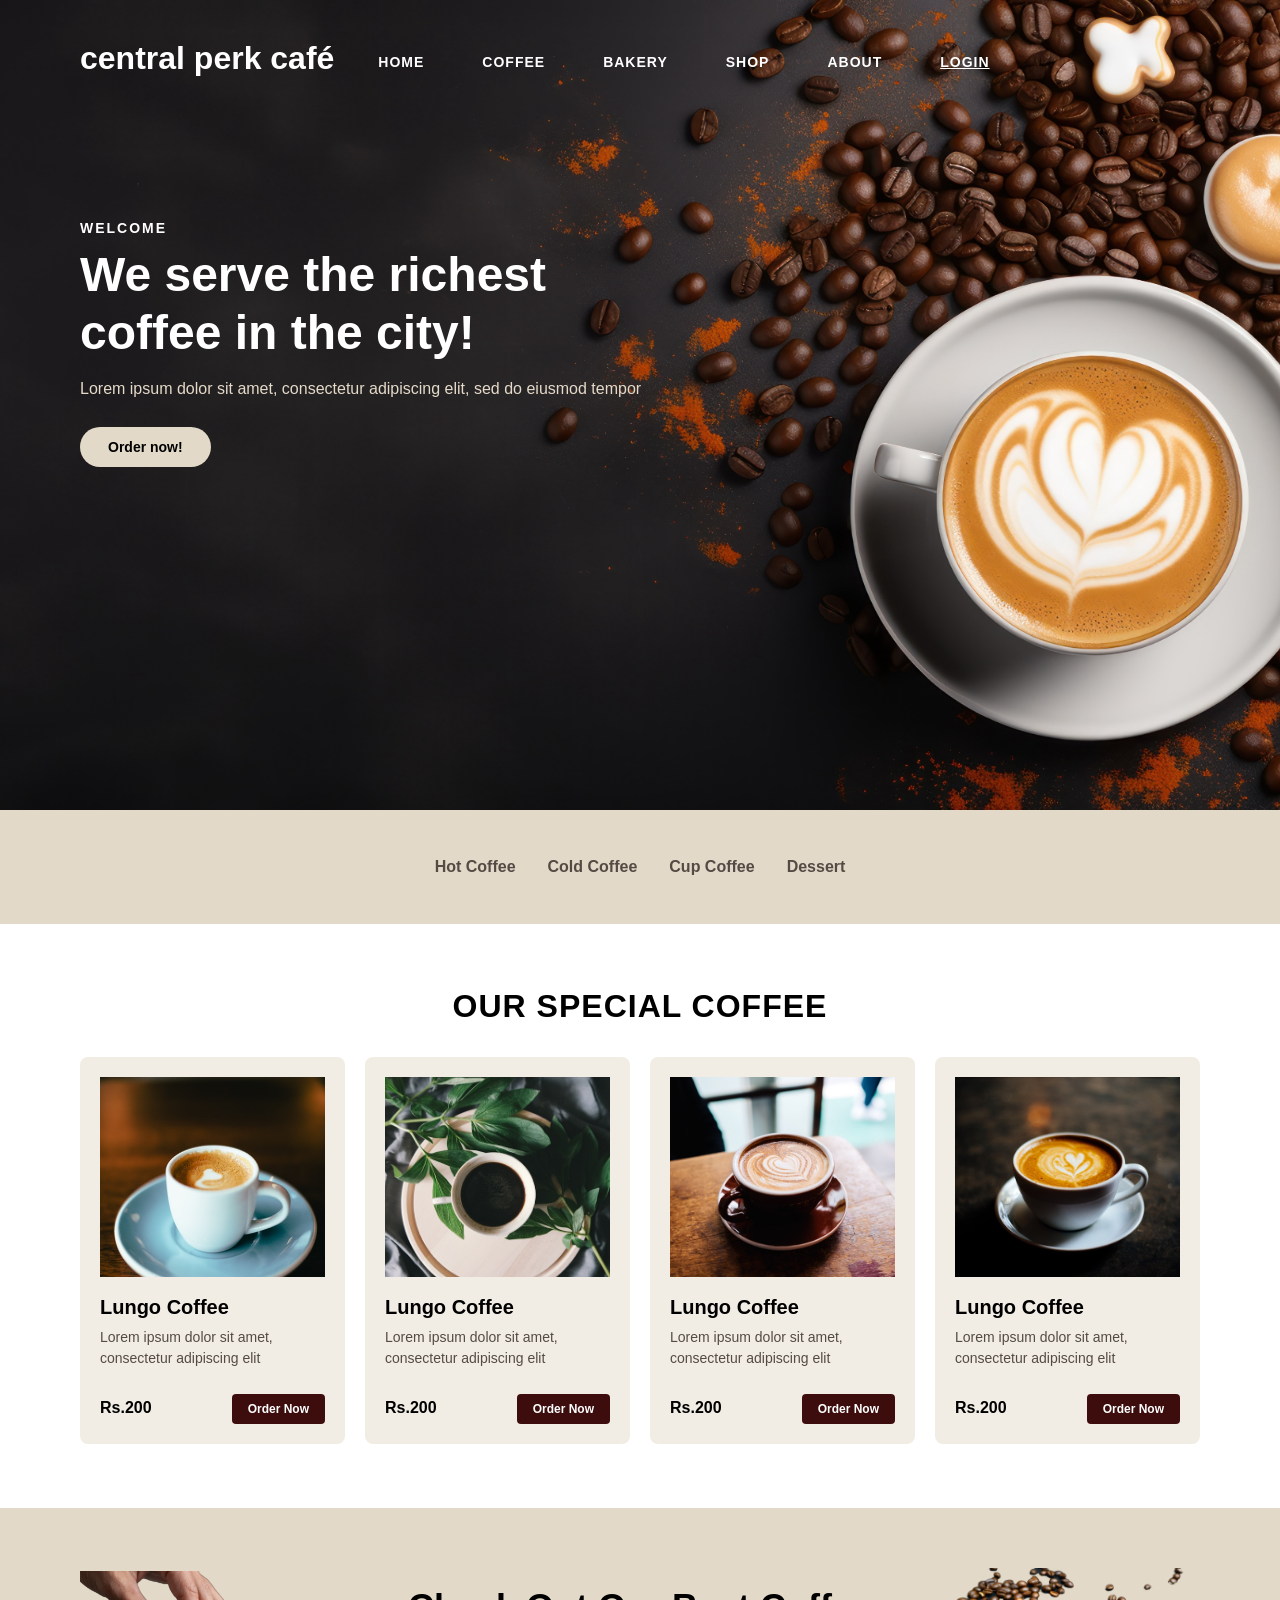
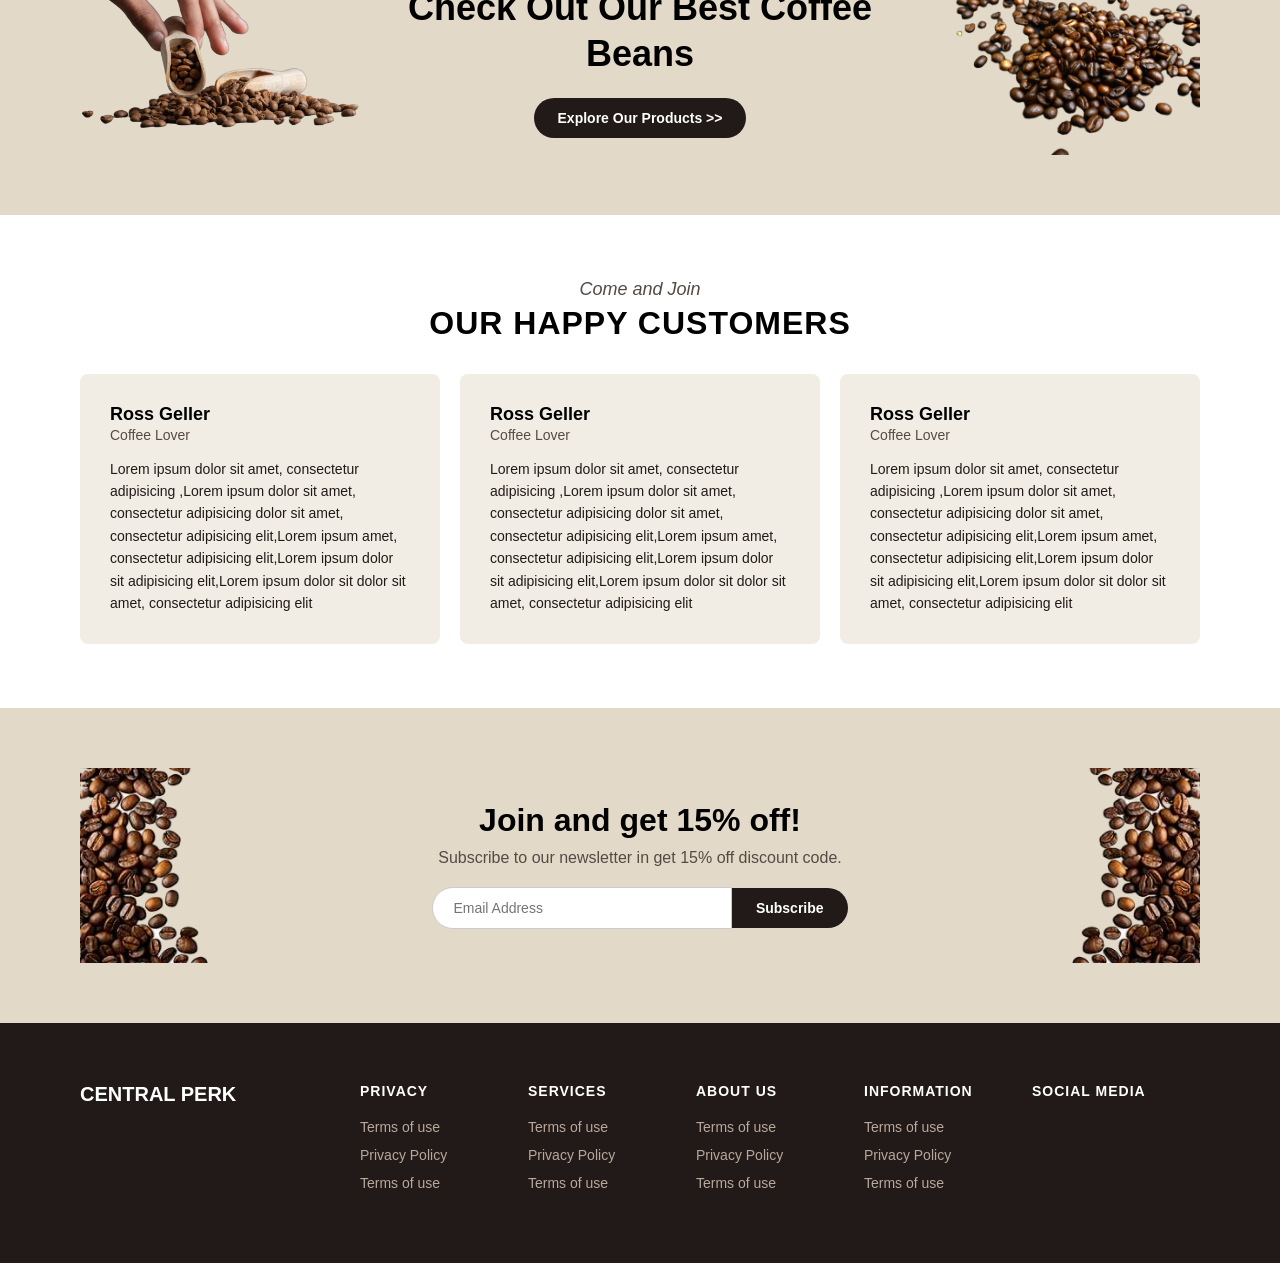
<file: Task_1/index.html>
<!DOCTYPE html>
<html lang="en">
<head>
    <meta charset="UTF-8">
    <meta name="viewport" content="width=device-width, initial-scale=1.0">
    <title>Document</title>
    <link rel="stylesheet" href="landingstyles.css">
</head>
<body>

    <div class="main-page">
        <ul class="nav-links">
            <h1 class="brand-logo">central perk café</h1>
            <li>HOME</li>
            <li>COFFEE</li>
            <li>BAKERY</li>
            <li>SHOP</li>
            <li>ABOUT</li>
            <li><a href="login.html">LOGIN</a></li>
        </ul>



        <div class="main-content">
            <h2>WELCOME</h2>
            <h1>We serve the richest coffee in the city!</h1>
            <p>Lorem ipsum dolor sit amet, consectetur adipiscing elit, sed do eiusmod tempor</p>
            <button> Order now! </button>
        </div>
    </div>


    <div class="food-types">
        <div class="hot-coffee">Hot Coffee</div>
        <div class="cold-coffee">Cold Coffee</div>
        <div class="cup-coffee">Cup Coffee</div>
        <div class="dessert">Dessert</div>
    </div>


    <div class="coffee-text">
        <h1>OUR SPECIAL COFFEE</h1>
            </div>
            <div class="coffees">
            <div class="coffee-0">
            <img src="img/coffee1.jpg" class="images" alt="coffe image">
            <h2>Lungo Coffee</h2>
            <p>Lorem ipsum dolor sit amet, consectetur adipiscing elit</p>
            <label>Rs.200</label>
            <button>Order Now</button>
            </div>


            <div class="coffee-0">
            <img src="img/coffee2.jpg" class="images" alt="coffe image">
            <h2>Lungo Coffee</h2>
            <p>Lorem ipsum dolor sit amet, consectetur adipiscing elit</p>
            <label>Rs.200</label>
            <button>Order Now</button>
            </div>


            <div class="coffee-0">
            <img src="img/coffee3.jpg" class="images" alt="coffe image">
            <h2>Lungo Coffee</h2>
            <p>Lorem ipsum dolor sit amet, consectetur adipiscing elit</p>
            <label>Rs.200</label>
            <button>Order Now</button>
            </div>


            <div class="coffee-0">
            <img src="img/coffee4.jpg" class="images" alt="coffe image">
            <h2>Lungo Coffee</h2>
            <p>Lorem ipsum dolor sit amet, consectetur adipiscing elit</p>
            <label>Rs.200</label>
            <button>Order Now</button>
            </div>
    </div>


    <div class="banner">
        <div class="banner-img-left">
        <img src ="img/handbean.png" class="handbean" alt="bean image">
        </div>


        <div class = "banner-text">
            <h1>Check Out Our Best Coffee Beans</h1>
            <button>Explore Our Products >> </button>
        </div>


        <div class="banner-img-right">
            <img src ="img/beans.png" class="bean" alt="bean image">
        </div>
    </div>

    <div class="review-text">
        <h1>Come and Join</h1>
        <h2>OUR HAPPY CUSTOMERS</h2>
    </div>

    <div class="reviews">
        <div class="review-card">
        <h4>Ross Geller</h4>
        <h5>Coffee Lover</h5>
        <p>Lorem ipsum dolor sit amet, consectetur adipisicing ,Lorem ipsum dolor sit amet, consectetur adipisicing dolor sit amet, consectetur adipisicing elit,Lorem ipsum amet, consectetur adipisicing elit,Lorem ipsum dolor sit adipisicing elit,Lorem ipsum dolor sit dolor sit amet, consectetur adipisicing elit</p>
        </div>


        <div class="review-card">
        <h4>Ross Geller</h4>
        <h5>Coffee Lover</h5>
        <p>Lorem ipsum dolor sit amet, consectetur adipisicing ,Lorem ipsum dolor sit amet, consectetur adipisicing dolor sit amet, consectetur adipisicing elit,Lorem ipsum amet, consectetur adipisicing elit,Lorem ipsum dolor sit adipisicing elit,Lorem ipsum dolor sit dolor sit amet, consectetur adipisicing elit</p>
        </div>


        <div class="review-card">
        <h4>Ross Geller</h4>
        <h5>Coffee Lover</h5>
        <p>Lorem ipsum dolor sit amet, consectetur adipisicing ,Lorem ipsum dolor sit amet, consectetur adipisicing dolor sit amet, consectetur adipisicing elit,Lorem ipsum amet, consectetur adipisicing elit,Lorem ipsum dolor sit adipisicing elit,Lorem ipsum dolor sit dolor sit amet, consectetur adipisicing elit</p>
        </div>
    
    </div>


    <div class="offer-banner">
        <div class="offer-banner-left">
            <img src="img/beansleft.png" alt="bean image">
        </div>

        <div class="offer-banner-text">
            <h1>Join and get 15% off!</h1>
            <p>Subscribe to our newsletter in get 15% off discount code.</p>
            <input type="email" placeholder="Email Address">
            <button>Subscribe</button>
        </div>
        <div class="offer-banner-right">
                <img src="img/beansright.png" alt="bean image">
            </div>
    </div>

    <div class="footer">
        <div class="footer-logo">CENTRAL PERK</div>
        <div class="privacy">
            <h3>PRIVACY</h3>
            <ul>
            <li>Terms of use</li>
            <li>Privacy Policy</li>
            <li>Terms of use</li>
            </ul>
        </div>


        <div class="services">
        <h3>SERVICES</h3>
        <ul>
        <li>Terms of use</li>
        <li>Privacy Policy</li>
        <li>Terms of use</li>
        </ul>
        </div>


        <div class="about-us">
        <h3>ABOUT US</h3>
        <ul>
        <li>Terms of use</li>
        <li>Privacy Policy</li>
        <li>Terms of use</li>
        </ul>
        </div>


        <div class="information">
        <h3>INFORMATION</h3>
        <ul>
        <li>Terms of use</li>
        <li>Privacy Policy</li>
        <li>Terms of use</li>
        </ul>
        </div>


        <div class="social-media">
        <h3>SOCIAL MEDIA</h3>
        </div>
    </div>

</body>
</html>
</file>
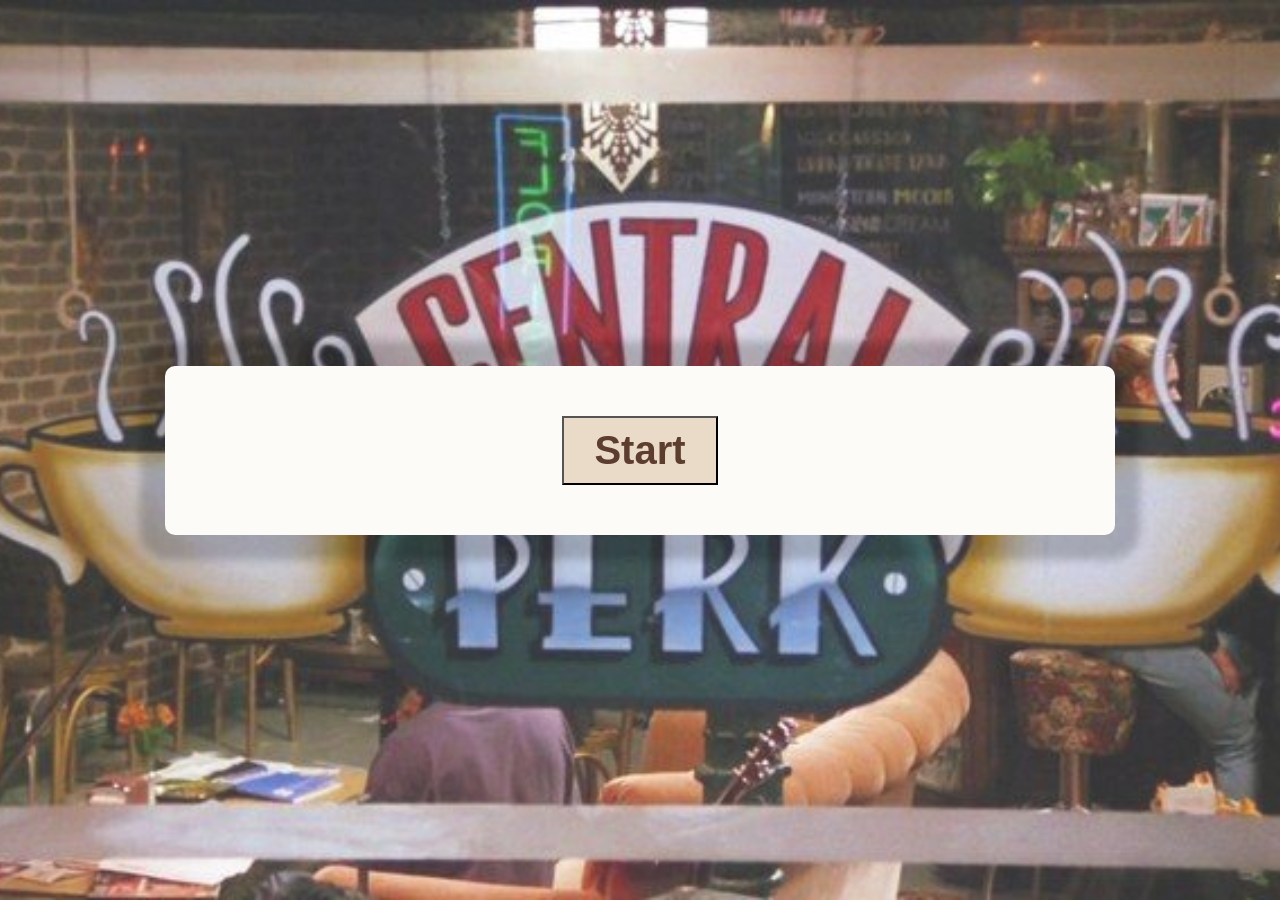
<file: Task_2/index.html>
<!DOCTYPE html>
<html lang="en">
<head>
    <meta charset="UTF-8">
    <meta name="viewport" content="width=device-width, initial-scale=1.0">
    <title>Task 2</title>
    <link rel="stylesheet" href="style.css">
    <script defer src="script.js"></script>
</head>
<body>
    <div class="container">
        <div id ="quiz" class="hide">
            <div id = "question">Question</div>
            <div id="progress-container">
                <div id="progress-bar"></div>
            </div>
            <div id= "answer-buttons">
                <button class="btn"> Answer 1</button>
                <button class="btn"> Answer 2</button>
                <button class="btn"> Answer 3</button>
                <button class="btn"> Answer 4</button>
            </div>
        </div>
        <div class="controls">
            <button id="start-btn">Start</button>
            <button id="next-btn" class="hide">Next</button>
        </div>
    </div>
</body>
</html>
</file>
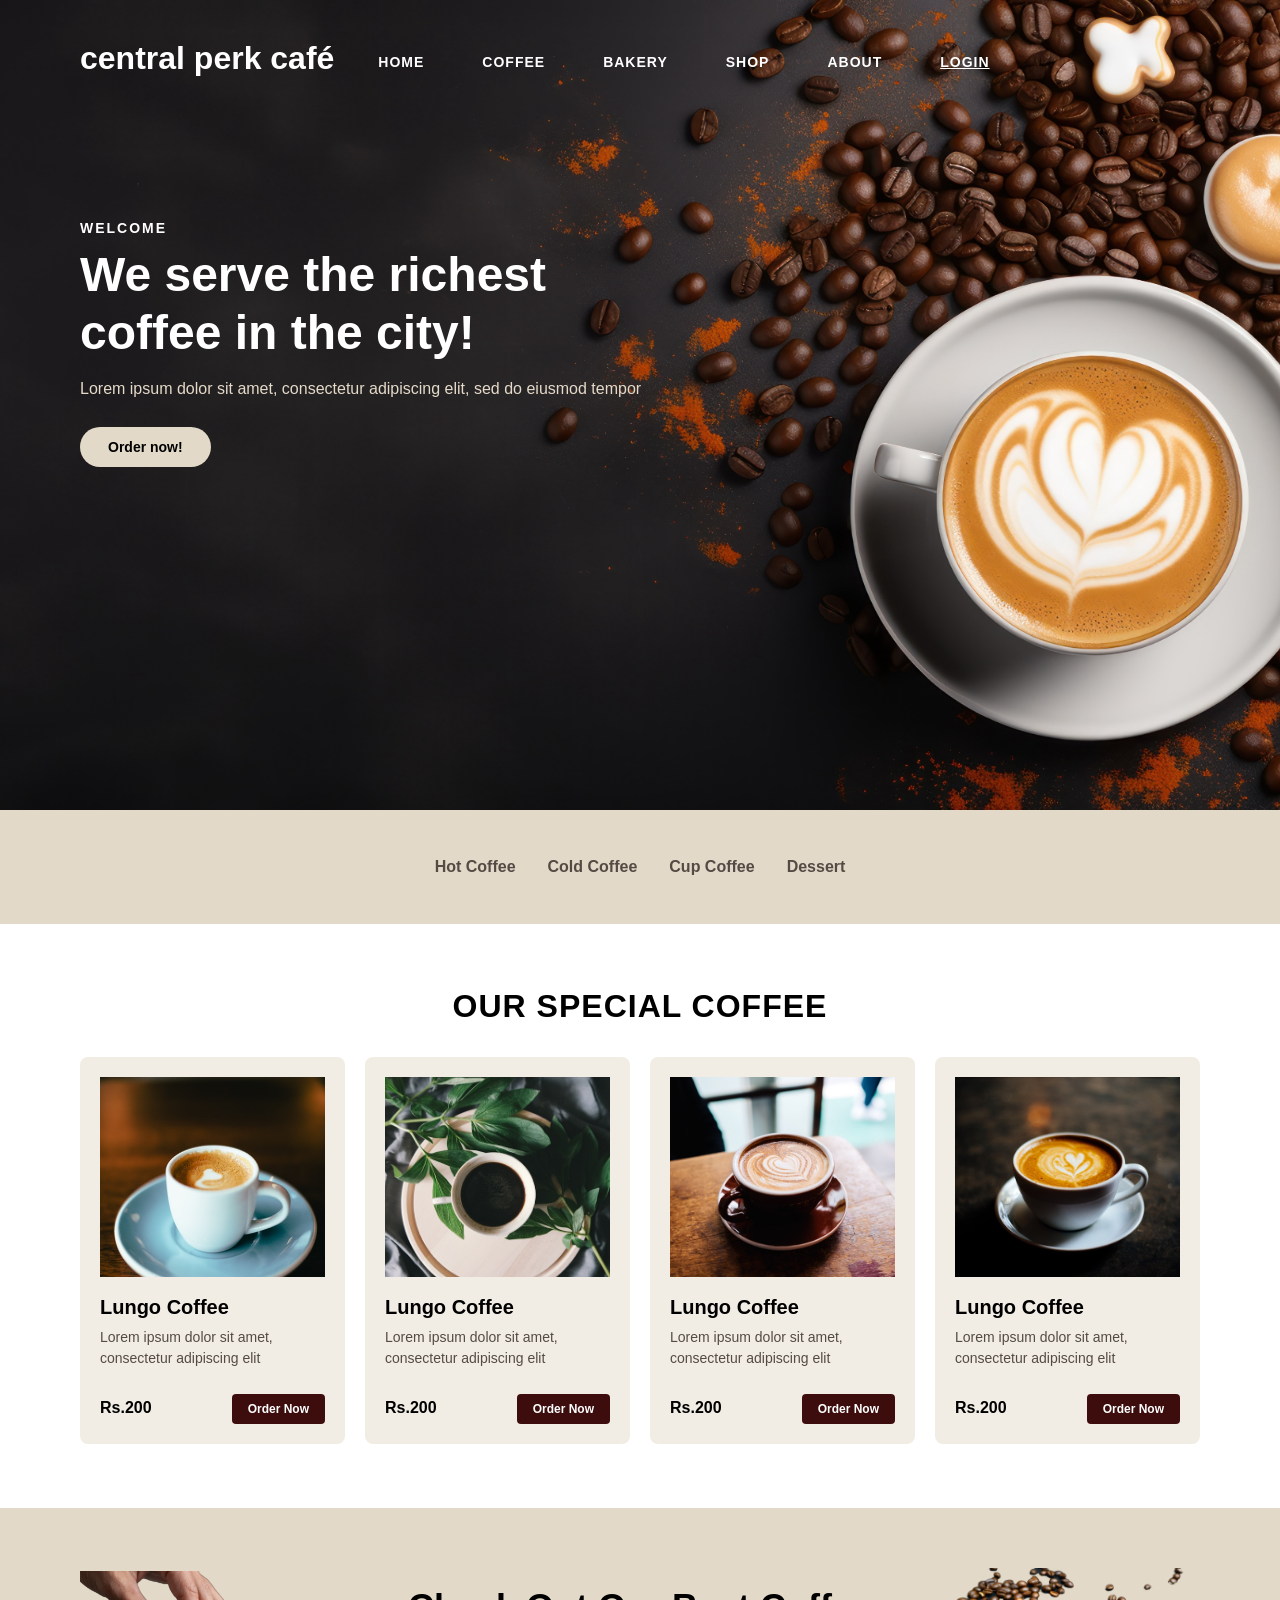
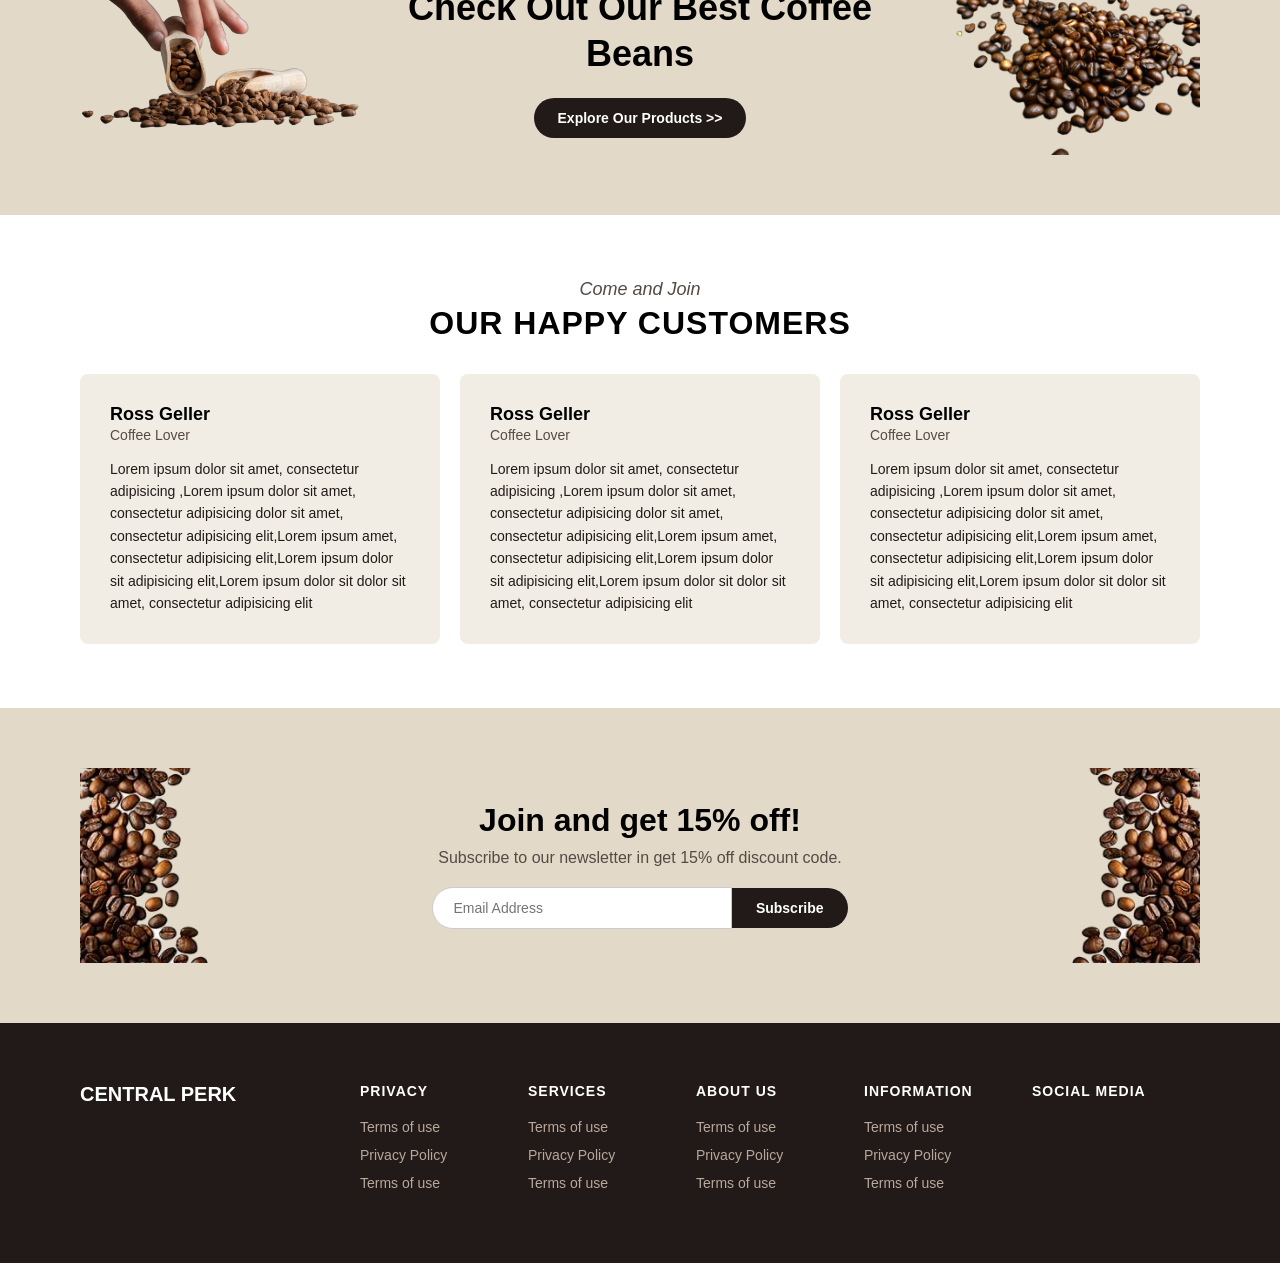
<file: Task_1/landing.html>
<!DOCTYPE html>
<html lang="en">
<head>
    <meta charset="UTF-8">
    <meta name="viewport" content="width=device-width, initial-scale=1.0">
    <title>Document</title>
    <link rel="stylesheet" href="landingstyles.css">
</head>
<body>

    <div class="main-page">
        <ul class="nav-links">
            <h1 class="brand-logo">central perk café</h1>
            <li>HOME</li>
            <li>COFFEE</li>
            <li>BAKERY</li>
            <li>SHOP</li>
            <li>ABOUT</li>
            <li><a href="login.html">LOGIN</a></li>
        </ul>



        <div class="main-content">
            <h2>WELCOME</h2>
            <h1>We serve the richest coffee in the city!</h1>
            <p>Lorem ipsum dolor sit amet, consectetur adipiscing elit, sed do eiusmod tempor</p>
            <button> Order now! </button>
        </div>
    </div>


    <div class="food-types">
        <div class="hot-coffee">Hot Coffee</div>
        <div class="cold-coffee">Cold Coffee</div>
        <div class="cup-coffee">Cup Coffee</div>
        <div class="dessert">Dessert</div>
    </div>


    <div class="coffee-text">
        <h1>OUR SPECIAL COFFEE</h1>
            </div>
            <div class="coffees">
            <div class="coffee-0">
            <img src="img/coffee1.jpg" class="images" alt="coffe image">
            <h2>Lungo Coffee</h2>
            <p>Lorem ipsum dolor sit amet, consectetur adipiscing elit</p>
            <label>Rs.200</label>
            <button>Order Now</button>
            </div>


            <div class="coffee-0">
            <img src="img/coffee2.jpg" class="images" alt="coffe image">
            <h2>Lungo Coffee</h2>
            <p>Lorem ipsum dolor sit amet, consectetur adipiscing elit</p>
            <label>Rs.200</label>
            <button>Order Now</button>
            </div>


            <div class="coffee-0">
            <img src="img/coffee3.jpg" class="images" alt="coffe image">
            <h2>Lungo Coffee</h2>
            <p>Lorem ipsum dolor sit amet, consectetur adipiscing elit</p>
            <label>Rs.200</label>
            <button>Order Now</button>
            </div>


            <div class="coffee-0">
            <img src="img/coffee4.jpg" class="images" alt="coffe image">
            <h2>Lungo Coffee</h2>
            <p>Lorem ipsum dolor sit amet, consectetur adipiscing elit</p>
            <label>Rs.200</label>
            <button>Order Now</button>
            </div>
    </div>


    <div class="banner">
        <div class="banner-img-left">
        <img src ="img/handbean.png" class="handbean" alt="bean image">
        </div>


        <div class = "banner-text">
            <h1>Check Out Our Best Coffee Beans</h1>
            <button>Explore Our Products >> </button>
        </div>


        <div class="banner-img-right">
            <img src ="img/beans.png" class="bean" alt="bean image">
        </div>
    </div>

    <div class="review-text">
        <h1>Come and Join</h1>
        <h2>OUR HAPPY CUSTOMERS</h2>
    </div>

    <div class="reviews">
        <div class="review-card">
        <h4>Ross Geller</h4>
        <h5>Coffee Lover</h5>
        <p>Lorem ipsum dolor sit amet, consectetur adipisicing ,Lorem ipsum dolor sit amet, consectetur adipisicing dolor sit amet, consectetur adipisicing elit,Lorem ipsum amet, consectetur adipisicing elit,Lorem ipsum dolor sit adipisicing elit,Lorem ipsum dolor sit dolor sit amet, consectetur adipisicing elit</p>
        </div>


        <div class="review-card">
        <h4>Ross Geller</h4>
        <h5>Coffee Lover</h5>
        <p>Lorem ipsum dolor sit amet, consectetur adipisicing ,Lorem ipsum dolor sit amet, consectetur adipisicing dolor sit amet, consectetur adipisicing elit,Lorem ipsum amet, consectetur adipisicing elit,Lorem ipsum dolor sit adipisicing elit,Lorem ipsum dolor sit dolor sit amet, consectetur adipisicing elit</p>
        </div>


        <div class="review-card">
        <h4>Ross Geller</h4>
        <h5>Coffee Lover</h5>
        <p>Lorem ipsum dolor sit amet, consectetur adipisicing ,Lorem ipsum dolor sit amet, consectetur adipisicing dolor sit amet, consectetur adipisicing elit,Lorem ipsum amet, consectetur adipisicing elit,Lorem ipsum dolor sit adipisicing elit,Lorem ipsum dolor sit dolor sit amet, consectetur adipisicing elit</p>
        </div>
    
    </div>


    <div class="offer-banner">
        <div class="offer-banner-left">
            <img src="img/beansleft.png" alt="bean image">
        </div>

        <div class="offer-banner-text">
            <h1>Join and get 15% off!</h1>
            <p>Subscribe to our newsletter in get 15% off discount code.</p>
            <input type="email" placeholder="Email Address">
            <button>Subscribe</button>
        </div>
        <div class="offer-banner-right">
                <img src="img/beansright.png" alt="bean image">
            </div>
    </div>

    <div class="footer">
        <div class="footer-logo">CENTRAL PERK</div>
        <div class="privacy">
            <h3>PRIVACY</h3>
            <ul>
            <li>Terms of use</li>
            <li>Privacy Policy</li>
            <li>Terms of use</li>
            </ul>
        </div>


        <div class="services">
        <h3>SERVICES</h3>
        <ul>
        <li>Terms of use</li>
        <li>Privacy Policy</li>
        <li>Terms of use</li>
        </ul>
        </div>


        <div class="about-us">
        <h3>ABOUT US</h3>
        <ul>
        <li>Terms of use</li>
        <li>Privacy Policy</li>
        <li>Terms of use</li>
        </ul>
        </div>


        <div class="information">
        <h3>INFORMATION</h3>
        <ul>
        <li>Terms of use</li>
        <li>Privacy Policy</li>
        <li>Terms of use</li>
        </ul>
        </div>


        <div class="social-media">
        <h3>SOCIAL MEDIA</h3>
        </div>
    </div>

</body>
</html>
</file>
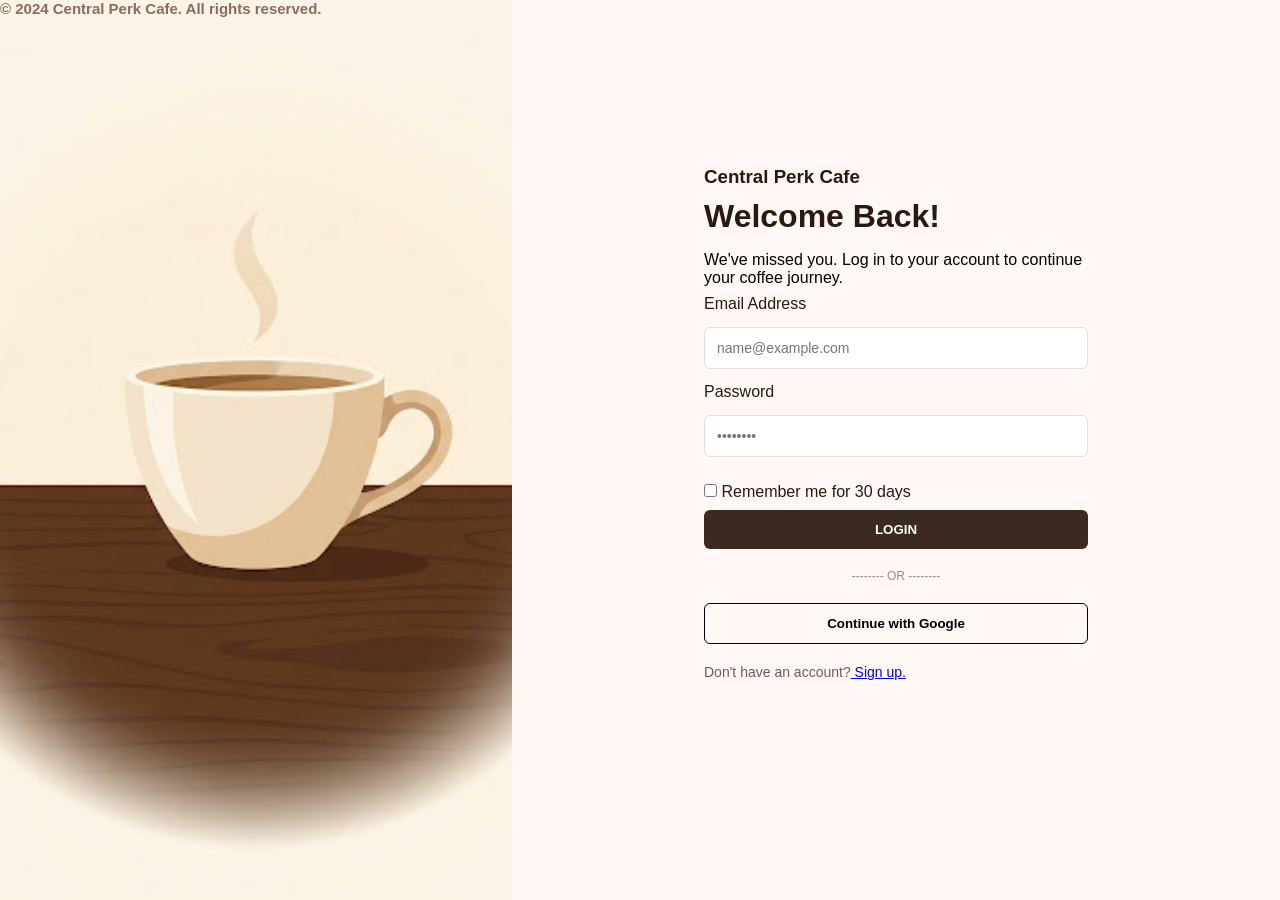
<file: Task_1/login.html>
<!DOCTYPE html>
<html lang="en">
<head>
    <meta charset="UTF-8">
    <meta name="viewport" content="width=device-width, initial-scale=1.0">
    <link rel="stylesheet" href="login.css">
    <title>Login</title>
</head>
<body>
    <div class="left">
        <p> © 2024 Central Perk Cafe. All rights reserved.</p>
    </div>
    <div class="right">
        <h3>Central Perk Cafe</h3>
        <h1>Welcome Back!</h1>
        <p>We've missed you. Log in to your account to continue your coffee journey.</p>
        <form>
            <label for="email">Email Address</label><br>
            <input type="email" id="email" name="email" placeholder="name@example.com"><br>

            <label for="password">Password</label><br>
            <input type="password" id="password" name="password" placeholder="••••••••"><br>

            <input type="checkbox" id="terms" name="terms">
            <label for="terms">Remember me for 30 days</label><br>

            <button class="login">LOGIN</button>
            <p class="divider">-------- OR --------</p>
            <button class="google">Continue with Google</button>

            <p>Don't have an account?<a href="signup.html"> Sign up.</a></p>


        </form>
    </div>
    </body>
</html>
</file>
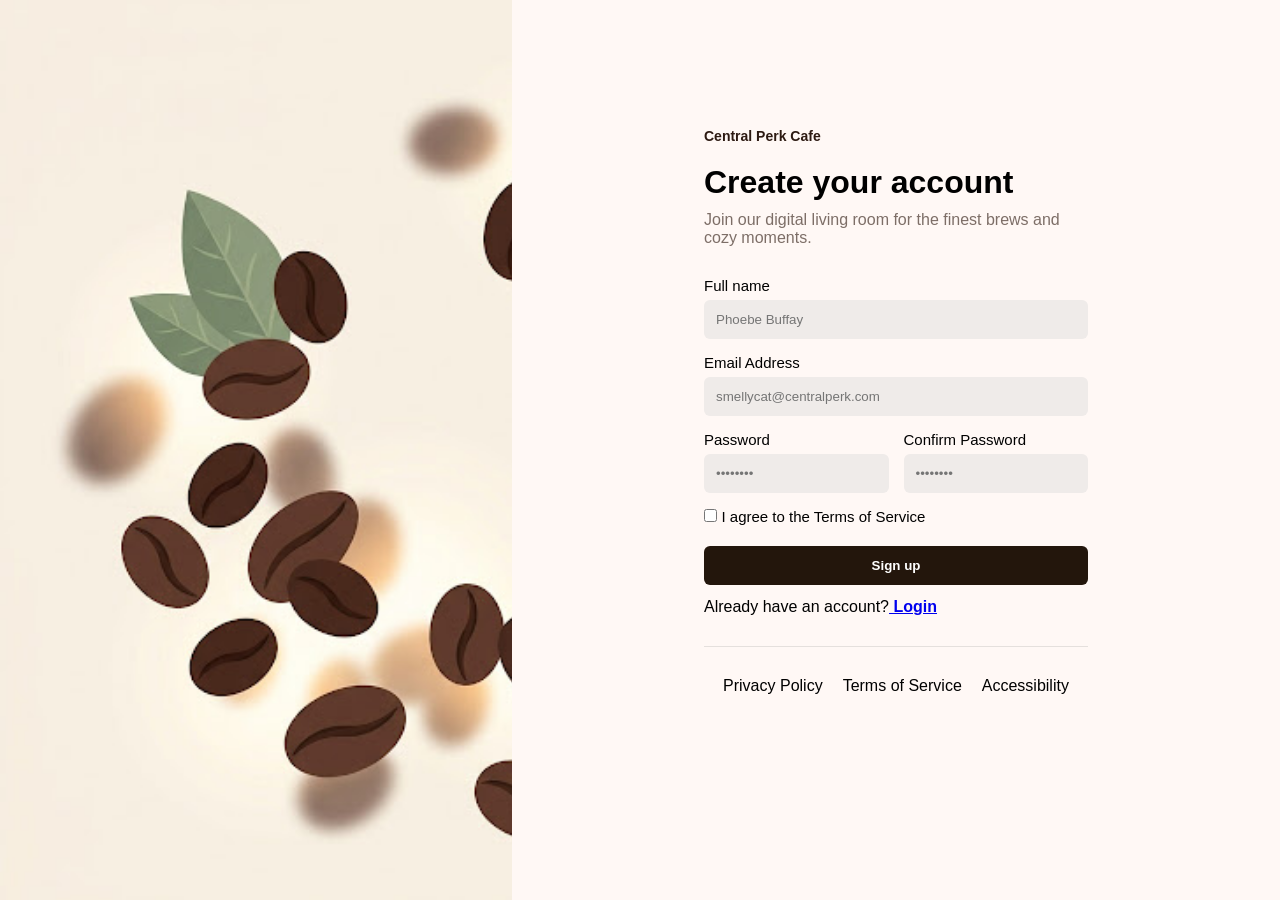
<file: Task_1/signup.html>
<!DOCTYPE html>
<html lang="en">
<head>
    <meta charset="UTF-8">
    <meta name="viewport" content="width=device-width, initial-scale=1.0">
    <link rel="stylesheet" href="signupstyles.css">
    <title>Document</title>
</head>
<body>
    <div class="left">
    </div>

    <div class="right">
        <h2>Central Perk Cafe</h2>
        <h1>Create your account</h1>
        <p class="subtitle">Join our digital living room for the finest brews and cozy moments.</p>
        <form>
            <div>
                <label for="fullname">Full name</label><br>
                <input type="text" id="fullname" name="fullname" placeholder="Phoebe Buffay"><br>
            </div>
            <div>
                <label for="email">Email Address</label><br>
                <input type="email" id="email" name="email" placeholder="smellycat@centralperk.com"><br>
            </div>
            <div class="pass">
                <div>
                    <label for="password">Password</label><br>
                    <input type="password" id="password" name="password" placeholder="••••••••"><br>
                </div>
                <div>
                    <label for="cpassword">Confirm Password</label><br>
                    <input type="password" id="cpassword" name="cpassword" placeholder="••••••••"><br>
                </div>
            </div>
            <div class="checkbox">
                <input type="checkbox" id="terms" name="terms">
                <label for="terms">I agree to the Terms of Service</label>
            </div>
        </form>

        <div id="signup">
            <button type="submit">Sign up</button>
        </div>
        <div class="signup-statement">
            <p>Already have an account?<b><a href="login.html"> Login</a></b></p>
        </div>
        <hr>
         <div class="footer-links">
            <a>Privacy Policy</a>
            <a>Terms of Service</a>
            <a>Accessibility</a>
        </div>
    </div>
</body>
</html>
</file>
<file: Task_1/landingstyles.css>
*{
    margin: 0;
    padding: 0;
    box-sizing: border-box;
}


body{
    font-family: sans-serif;
}


.images{
    width: 100%;
    height: 200px;
    object-fit: cover;
}


.main-page{
    background-image: url("img/Espresso.jpg");
    background-repeat: no-repeat;
    background-size: cover;
    background-position: center;
    color: #ffffff;
    padding: 40px 80px;
    display: flex;
    flex-direction: column;
    min-height: 90vh;
}


.main-content{
    margin: 5% 0;
    text-align: left;
    max-width: 600px;
    padding-top: 5em;
}


.main-content h2{
    font-size: 14px;
    font-weight: 600;
    letter-spacing: 2px;
    margin-bottom: 10px;
}


.main-content h1{
    font-size: 48px;
    font-weight: 700;
    line-height: 1.2;
    margin-bottom: 15px;
}


.main-content p{
    font-size: 16px;
    font-weight: 400;
    line-height: 1.6;
    margin-bottom: 25px;
    color: #e5dac9;
}


.main-content button{
    font-size: 14px;
    font-weight: 600;
    padding: 12px 28px;
    border-radius: 50px;
    border: none;
    cursor: pointer;
    background: #E2D9C8;
}


.nav-links{
    display: flex;
    text-align: center;
    gap: 30px;
    width: 100%;
    list-style: none;
}


@media (max-width: 768px){
    .nav-links{
        display: none;
    }
}


a, a:link, a:visited, a:hover, a:active{
    color: #ffffff;
}


.nav-links li{
    font-size: 14px;
    font-weight: 600;
    letter-spacing: 1px;
    cursor: pointer;
    padding: 1em;
    text-align: center;
}


.food-types{
    background-color: #E2D9C8;
    display: flex;
    flex-wrap: wrap;
    justify-content: center;
    gap: 2rem;
    padding: 3rem 0;
    font-size: 16px;
    font-weight: 600;
    color: #544b44;
}


.coffee-text{
    text-align: center;
    padding: 4rem 2rem 2rem 2rem;
}


.coffee-text h1{
    font-size: 32px;
    font-weight: 700;
    letter-spacing: 1px;
}


.coffees{
    display: flex;
    flex-wrap: wrap;
    justify-content: center;
    gap: 20px;
    padding: 0 80px 4rem 80px;
}


.coffee-0{
    background-color: #f2ede4;
    padding: 20px;
    border-radius: 8px;
    flex: 1 1 250px;
    max-width: 300px;
}


.coffee-0 h2{
    font-size: 20px;
    font-weight: 600;
    margin: 15px 0 8px 0;
}


.coffee-0 p{
    font-size: 14px;
    font-weight: 400;
    line-height: 1.5;
    color: #544b44;
    margin-bottom: 20px;
}


.coffee-0 label{
    display: inline-block;
    margin-top: 10px;
    font-size: 16px;
    font-weight: 700;
}


.coffee-0 button{
    float: right;
    margin-top: 5px;
    font-size: 12px;
    font-weight: 600;
    padding: 8px 16px;
    border: none;
    border-radius: 4px;
    background-color: #3d0c0c;
    color: #ffffff;
    cursor: pointer;
}


.banner{
    background-color: #E2D9C8;
    display: flex;
    justify-content: space-between;
    align-items: center;
    padding: 60px 80px;
}


.banner-img-left, .banner-img-right{
    width: 25%;
    display: flex;
    justify-content: center;
    align-items: center;
}


.banner-img-left img, .banner-img-right img{
    max-width: 100%;
    height: auto;
    max-height: 220px;
    object-fit: contain;
}


.banner-text{
    text-align: center;
    width: 45%;
}


.banner-text h1{
    font-size: 36px;
    font-weight: 700;
    line-height: 1.3;
    margin-bottom: 20px;
}


.banner-text button{
    font-size: 14px;
    font-weight: 600;
    padding: 12px 24px;
    border-radius: 50px;
    border: none;
    background-color: #211a18;
    color: #ffffff;
    cursor: pointer;
}


.review-text{
    text-align: center;
    padding: 4rem 2rem 2rem 2rem;
}


.review-text h1{
    font-size: 18px;
    font-weight: 500;
    font-style: italic;
    color: #544b44;
    margin-bottom: 5px;
}


.review-text h2{
    font-size: 32px;
    font-weight: 700;
    letter-spacing: 1px;
}

.reviews{
    display: flex;
    flex-wrap: wrap;
    justify-content: center;
    gap: 20px;
    padding: 0 80px 4rem;
}

.review-card{
    flex: 1 1 300px;
    max-width: 380px;
    background-color: #f2ede4;
    padding: 30px;
    border-radius: 8px;
}


.review-card h4{
    font-size: 18px;
    font-weight: 600;
    margin-bottom: 2px;
}


.review-card h5{
    font-size: 14px;
    font-weight: 500;
    color: #544b44;
    margin-bottom: 15px;
}


.review-card p{
    font-size: 14px;
    font-weight: 400;
    line-height: 1.6;
    color: #211a18;
}


.offer-banner{
    background-color: #E2D9C8;
    display: flex;
    justify-content: space-between;
    align-items: center;
    padding: 60px 80px;
}


.offer-banner-left, .offer-banner-right{
    width: 30%;
    display: flex;
    justify-content: center;
    align-items: center;
}


.offer-banner-left img, .offer-banner-right img{
    max-width: 100%;
    height: auto;
    max-height: 200px;
    object-fit: contain;
}


.offer-banner-text{
    text-align: center;
    width: 55%;
}


.offer-banner-text h1{
    font-size: 32px;
    font-weight: 700;
    margin-bottom: 10px;
}


.offer-banner-text p{
    font-size: 16px;
    font-weight: 400;
    color: #544b44;
    margin-bottom: 20px;
}


.offer-banner-text input{
    font-size: 14px;
    padding: 12px 20px;
    width: 300px;
    border: 1px solid #cccccc;
    border-radius: 50px 0 0 50px;
    outline: none;
}


.offer-banner-text button{
    font-size: 14px;
    font-weight: 600;
    padding: 12px 24px;
    border: none;
    border-radius: 0 50px 50px 0;
    background-color: #211a18;
    color: #ffffff;
    margin-left: -5px;
    cursor: pointer;
}


.footer{
    background-color: #211a18;
    color: #ffffff;
    padding: 60px 80px;
    display: flex;
    justify-content: space-between;
    align-items: flex-start;
}


.footer-logo{
    width: 25%;
    font-size: 20px;
    font-weight: 700;
}


.privacy, .services, .about-us, .information, .social-media{
    width: 15%;
}


.footer h3{
    font-size: 14px;
    font-weight: 600;
    letter-spacing: 1px;
    margin-bottom: 20px;
}


.footer ul{
    list-style: none;
}


.footer ul li{
    font-size: 14px;
    font-weight: 400;
    margin-bottom: 12px;
    color: #baa89b;
    cursor: pointer;
}
</file>
<file: Task_2/style.css>
*{
    padding: 0;
    margin: 0;
    font-family: 'Poppins', sans-serif;
    box-sizing: border-box;
}

body{
    background-image: url("bg.jpg");
    background-repeat: no-repeat;
    background-size: cover;
    background-position: center; 
    background-color: rgba(255, 255, 255, 0.2); 
    background-blend-mode: lighten;
    display: flex;
    justify-content: center;
    align-items: center;
    height: 100vh;
    width: 100vw;
}

.container{
    background-color: #FDFBF7;
    width: 100%;
    max-width: 950px;
    border-radius: 10px;
    padding: 50px;
    box-shadow: 0 0 10px 25px rgba(0, 0, 0, 0.2);
}

#progress-container{
    width: 100%;
    height: 12px;
    background-color: grey;
    border-radius: 10px;
    margin-bottom: 20px;
}

#progress-bar{
    height: 100%;
    width: 0%;
    background-color: #4A2C2A;
    transition:  width 0.3s ease-in-out;
}

#quiz{
    padding: 20px 0;
}

#question{
    font-size: 30px;
    color: #4A2C2A;
    font-weight: 500;
    margin-bottom: 20px;
    display: flex;
    justify-content: center;
}

#answer-buttons{
    display: grid;
    grid-template-columns: repeat(2, auto);
    gap: 10px;
    margin: 20px 0;
}

.btn{
    background: #EADBC8;
    color: #5C3D2E;
    font-weight: 500;
    width: 100%;
    border: 1px solid #5C3D2E;
    padding: 12px;
    margin: 0;
    border-radius: 6px;
    text-align: left;
    cursor: pointer;
    font-size: 16px;
}

.btn:hover{
    background: #d1b795;
    color: #fff;
}

.gif{
    align-self: center;
    padding: 12px;
    width: 100%;
    margin: 0;
}

.controls{
    display: flex;
    justify-content: center;
    align-items: center;
}
#next-btn, #start-btn{
    font-size: 2.5rem;
    font-weight: bold;
    padding: 10px 30px;
    color: #5C3D2E;
    background: #EADBC8;
}
.hide{
    display: none;
}

.btn:disabled{
    color: #5C3D2E;
    background: #EADBC8;
    cursor: not-allowed;
}

.btn:disabled.selected {
    background-color: #d1b795;
    color: #fff;
    border-color: #5C3D2E;
    font-weight: bold;
    opacity: 1;
}

#gif{
    display: flex;
    justify-content: center;
    align-items: center;
}
</file>
<file: Task_1/login.css>
*{
    margin: 0;
    padding: 0;
    box-sizing: border-box;
}

body{
    font-family: Arial, sans-serif;
    display: flex;
    height: 100vh;
}

.left{
    height: 100dvh;
    width: 40%;
    background-image: url(img/logincoffee.jpg);
    background-repeat: no-repeat;
    background-size: cover;
    background-position: center;
}

.left p{
    font-size: 15px;
    color: #8C6A5C;
    font-weight: 600;
    display: flex;
    
}

.right{
    width: 60%;
    background-color: #FFF8F5;
    padding: 13% 15% 0% 15%;
    display: flex;
    flex-direction: column;
}

form{
    width: 100%;
    max-width: 400px;
}

h3, h1, label, .forgot, .signup{
    color: #2B1810;
}

h3{ 
    margin-bottom: 0.5em; 
}
h1{ 
    margin-bottom: 0.5em; 
}
p{
    margin-bottom: 0.5em;
}
form > p{ 
    color: #705C53; 
    margin-bottom: 30px; 
    font-size: 14px; 
}

.input-box{
    margin-bottom: 20px;
}

.label-row{
    display: flex;
    justify-content: space-between;
    font-size: 13px;
    font-weight: bold;
}

.forgot{
    color: #A38A7E;
    text-decoration: none;
}

input[type="email"], input[type="password"]{
    width: 100%;
    padding: 12px;
    border: 1px solid #EADCD6;
    border-radius: 6px;
    font-size: 14px;
}

.checkbox-row{
    display: flex;
    gap: 8px;
    margin-bottom: 20px;
    font-size: 14px;
}

button{
    width: 100%;
    padding: 12px;
    border-radius: 6px;
    font-weight: bold;
    cursor: pointer;
    margin-bottom: 20px;
}

.login{
    background: #3A2A1F;
    color: white;
    border: none;
}

.google{
    border: 1px solid #000000;
    background-color: #FFF8F5;
}

.divider{
    text-align: center;
    color: #A38A7E;
    margin-bottom: 20px;
    font-size: 12px;
}

.signup{
    text-align: center;
    font-size: 14px;
}

.signup a{
    font-weight: bold;
    text-decoration: none;
    color: #2B1810;
}

#email, #password, #terms{
    margin-top: 1em;
    margin-bottom: 1em;
}


@media (max-width: 768px){

    .left{ 
      display: none; 
    }  

    .right{ 
      width: 100%; 
      padding: 15% 15% 0% 15%;
    }  
    
    form{
      max-width: 100%;
    }
  }
</file>
<file: Task_1/signupstyles.css>
*{
    margin: 0;
    padding: 0;
    box-sizing: border-box;
}

body{
    font-family: Arial, sans-serif;
    display: flex;
    height: 100vh;
}

.left{
    height: 100dvh;
    width: 40%;
    background-image: url(img/Beans.jpg);
    background-repeat: no-repeat;
    background-size: cover;
}

.right{
    width: 60%;
    background-color: #FFF8F5;
    padding: 10% 15% 0% 15%;
}

h2{
    font-size: 14px;
    color: #2D1A12;
    margin-bottom: 20px;
    font-weight: 600;
}

h1{
    font-size: 32px;
    margin-bottom: 10px;
    font-weight: bold;
}

.subtitle{
    color: #7D6E67;
    margin-bottom: 30px;
}

form{
    display: flex;
    flex-direction: column;
    gap: 15px;
}

label{
    font-size: 15px;
    font-weight: normal;
}

input[type="text"],
input[type="email"],
input[type="password"] {
    width: 100%;
    padding: 12px;
    border: none;
    border-radius: 6px;
    background-color: #EFEBE9;
    margin-top: 5px;
}

.pass{
    display: flex;
    gap: 15px;
}

.pass div{
    flex: 1;
}

.checkbox-row{
    display: flex;
    align-items: center;
    gap: 8px;
    margin-top: 5px;
}

#signup{
    margin-top: 20px;
}

#signup button{
    width: 100%;
    padding: 12px;
    background-color: #23160C;
    color: white;
    border: none;
    border-radius: 6px;
    font-weight: bold;
    cursor: pointer;
    margin-bottom: 1em;
}

.singup-statement{
    padding:10%;
}

hr{
    border: 0;
    border-top: 1px solid #E5E0DD;
    margin: 30px 0;
}

.footer-links{
    display: flex;
    gap: 20px;
    justify-content: center;
}

@media (max-width: 768px){

    .left{ 
      display: none; 
    }  

    .right{ 
      width: 100%; 
      padding: 15% 15% 0% 15%;
    }  
    
    form{
      max-width: 100%;
    }
  }
</file>
